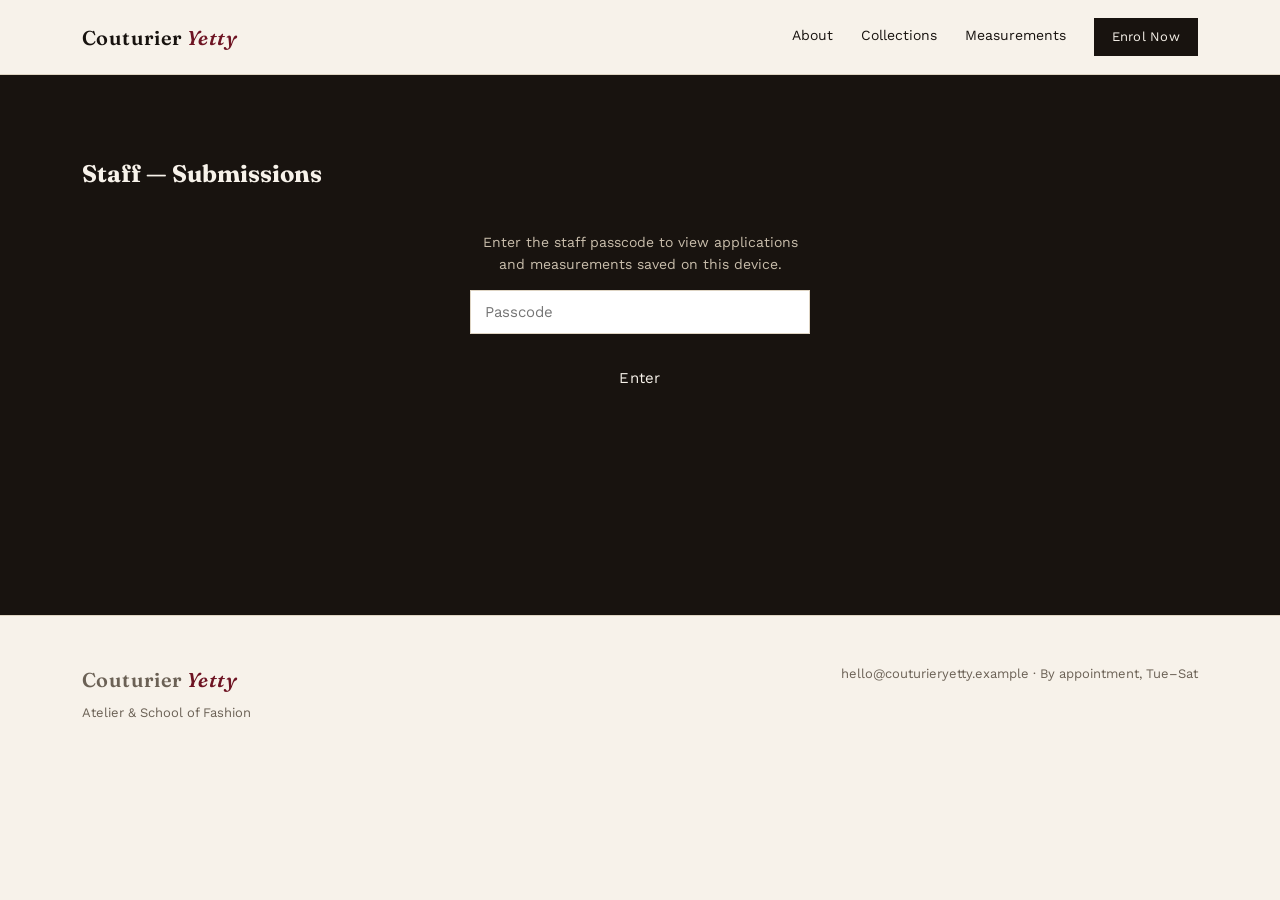
<file: admin.html>
<!DOCTYPE html>
<html lang="en">
<head>
<meta charset="UTF-8">
<meta name="viewport" content="width=device-width, initial-scale=1.0">
<title>Staff — Couturier Yetty</title>
<link rel="stylesheet" href="style.css">
</head>
<body>

<header class="site">
  <div class="wrap">
    <nav>
      <a class="brand" href="index.html">Couturier <em>Yetty</em></a>
      <div class="navlinks">
        <a href="index.html#about">About</a>
        <a href="index.html#collections">Collections</a>
        <a href="measurements.html">Measurements</a>
        <a class="btn-nav" href="register.html">Enrol Now</a>
      </div>
    </nav>
  </div>
</header>

<section class="admin-page">
  <div class="wrap">
    <h2>Staff — Submissions</h2>
    <div class="gate" id="gate">
      <p style="font-size:14px;color:#c9beac;">Enter the staff passcode to view applications and measurements saved on this device.</p>
      <input id="passInput" type="password" placeholder="Passcode">
      <button class="submit-btn" onclick="checkPass()">Enter</button>
      <p class="gateErr" id="gateErr">Incorrect passcode.</p>
    </div>
    <div id="adminData" style="display:none;">
      <div class="admin-tabs">
        <button class="active" id="tabRegBtn" onclick="showTab('reg')">Applications</button>
        <button id="tabMeasBtn" onclick="showTab('meas')">Measurements</button>
      </div>
      <div id="regTable"></div>
      <div id="measTable" style="display:none;"></div>
      <button class="export-btn" id="exportBtn" onclick="exportCSV()">Download as CSV</button>
    </div>
  </div>
</section>

<footer>
  <div class="wrap foot-grid">
    <div>
      <span class="brand serif">Couturier <em style="color:var(--bordeaux);font-style:italic;">Yetty</em></span>
      <div>Atelier & School of Fashion</div>
    </div>
    <div>hello@couturieryetty.example · By appointment, Tue–Sat</div>
  </div>
</footer>

<script>
// Staff view — reads the "cy_registrations" and "cy_measurements" arrays
// that register.html and measurements.html save to localStorage.
// IMPORTANT: localStorage is per-browser, per-device. This page only shows
// submissions made from THIS browser. If visitors fill the forms on their
// own phones/computers, those entries won't appear here — for that you'd
// need a real backend (e.g. a free Formspree/Google Form endpoint wired
// into the two form scripts) rather than localStorage. Ask if you'd like
// that set up.
const PASSCODE = "yetty2026"; // change this to whatever the school wants
let currentTab = 'reg';

function checkPass(){
  const val = document.getElementById('passInput').value;
  if(val === PASSCODE){
    document.getElementById('gate').style.display = 'none';
    document.getElementById('adminData').style.display = 'block';
    loadAdminData();
  } else {
    document.getElementById('gateErr').style.display = 'block';
  }
}

function showTab(tab){
  currentTab = tab;
  document.getElementById('tabRegBtn').classList.toggle('active', tab==='reg');
  document.getElementById('tabMeasBtn').classList.toggle('active', tab==='meas');
  document.getElementById('regTable').style.display = tab==='reg' ? 'block':'none';
  document.getElementById('measTable').style.display = tab==='meas' ? 'block':'none';
}

function loadAdminData(){
  const regRows = JSON.parse(localStorage.getItem('cy_registrations') || '[]');
  renderTable('regTable', regRows, ['name','email','phone','program','start','message','submitted']);
  const measRows = JSON.parse(localStorage.getItem('cy_measurements') || '[]');
  renderTable('measTable', measRows, ['name','contact','garment','bust','shoulder','sleeve','armhole','waist','hips','inseam','height','notes','submitted']);
}

function renderTable(elId, rows, cols){
  const el = document.getElementById(elId);
  if(!rows.length){ el.innerHTML = '<p class="empty-note">No submissions yet on this device.</p>'; return; }
  let html = '<table><thead><tr>' + cols.map(c=>`<th>${c}</th>`).join('') + '</tr></thead><tbody>';
  rows.forEach(r=>{
    html += '<tr>' + cols.map(c=>`<td>${(r[c] ?? '')}</td>`).join('') + '</tr>';
  });
  html += '</tbody></table>';
  el.innerHTML = html;
}

function toCSV(rows, cols){
  const lines = [cols.join(',')];
  rows.forEach(r=>{
    lines.push(cols.map(c=>`"${String(r[c] ?? '').replace(/"/g,'""')}"`).join(','));
  });
  return lines.join('\n');
}

function exportCSV(){
  const cols = currentTab === 'reg'
    ? ['name','email','phone','program','start','message','submitted']
    : ['name','contact','garment','bust','shoulder','sleeve','armhole','waist','hips','inseam','height','notes','submitted'];
  const rows = JSON.parse(localStorage.getItem(currentTab === 'reg' ? 'cy_registrations' : 'cy_measurements') || '[]');
  const csv = toCSV(rows, cols);
  const blob = new Blob([csv], {type:'text/csv'});
  const url = URL.createObjectURL(blob);
  const a = document.createElement('a');
  a.href = url;
  a.download = (currentTab === 'reg' ? 'applications' : 'measurements') + '.csv';
  a.click();
  URL.revokeObjectURL(url);
}
</script>

</body>
</html>
</file>
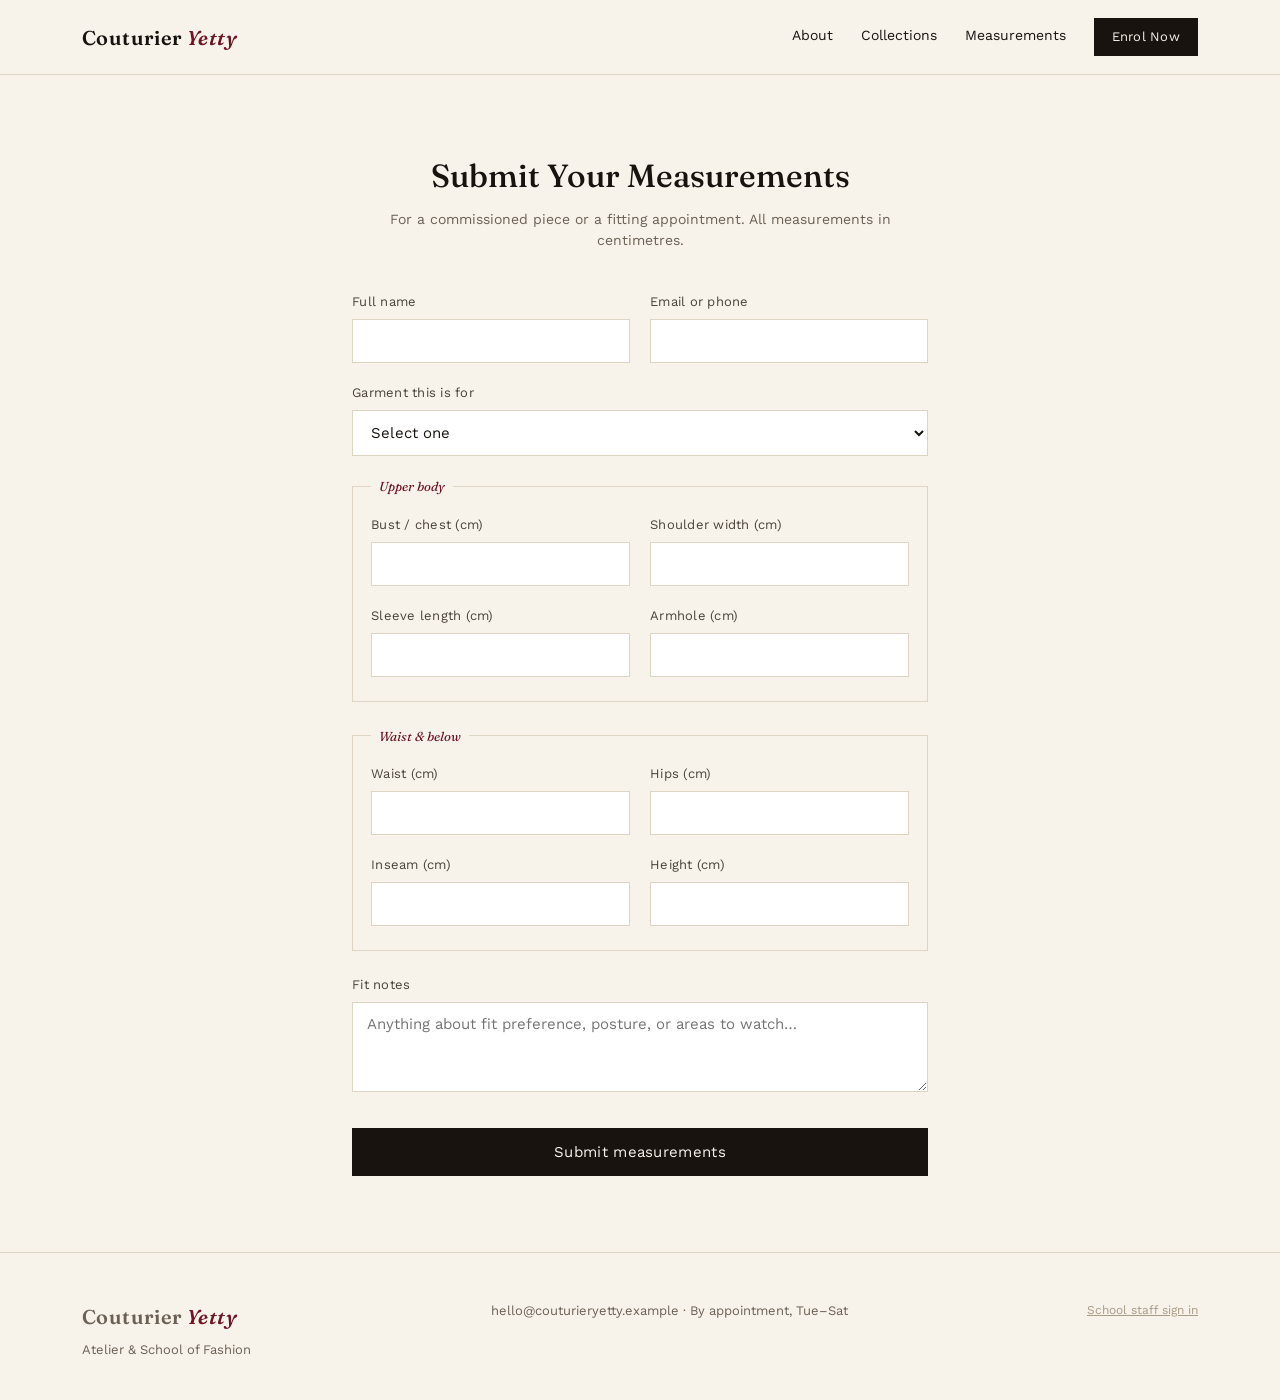
<file: measurements.html>
<!DOCTYPE html>
<html lang="en">
<head>
<meta charset="UTF-8">
<meta name="viewport" content="width=device-width, initial-scale=1.0">
<title>Submit Measurements — Couturier Yetty</title>
<link rel="stylesheet" href="style.css">
</head>
<body>

<header class="site">
  <div class="wrap">
    <nav>
      <a class="brand" href="index.html">Couturier <em>Yetty</em></a>
      <div class="navlinks">
        <a href="index.html#about">About</a>
        <a href="index.html#collections">Collections</a>
        <a href="measurements.html">Measurements</a>
        <a class="btn-nav" href="register.html">Enrol Now</a>
      </div>
    </nav>
  </div>
</header>

<section class="formsec">
  <div class="wrap inner">
    <h2>Submit Your Measurements</h2>
    <p class="sub">For a commissioned piece or a fitting appointment. All measurements in centimetres.</p>
    <form id="measForm">
      <div class="row2">
        <div class="field"><label for="mName">Full name</label><input id="mName" required></div>
        <div class="field"><label for="mContact">Email or phone</label><input id="mContact" required></div>
      </div>
      <div class="field">
        <label for="mGarment">Garment this is for</label>
        <select id="mGarment" required>
          <option value="">Select one</option>
          <option>Bridal gown</option>
          <option>Ready-to-wear piece</option>
          <option>Evening wear</option>
          <option>Tailored outerwear</option>
          <option>Other / not sure yet</option>
        </select>
      </div>
      <fieldset>
        <legend>Upper body</legend>
        <div class="row2">
          <div class="field"><label for="mBust">Bust / chest (cm)</label><input id="mBust" type="number" step="0.1"></div>
          <div class="field"><label for="mShoulder">Shoulder width (cm)</label><input id="mShoulder" type="number" step="0.1"></div>
        </div>
        <div class="row2">
          <div class="field"><label for="mSleeve">Sleeve length (cm)</label><input id="mSleeve" type="number" step="0.1"></div>
          <div class="field"><label for="mArmhole">Armhole (cm)</label><input id="mArmhole" type="number" step="0.1"></div>
        </div>
      </fieldset>
      <fieldset>
        <legend>Waist & below</legend>
        <div class="row2">
          <div class="field"><label for="mWaist">Waist (cm)</label><input id="mWaist" type="number" step="0.1"></div>
          <div class="field"><label for="mHips">Hips (cm)</label><input id="mHips" type="number" step="0.1"></div>
        </div>
        <div class="row2">
          <div class="field"><label for="mInseam">Inseam (cm)</label><input id="mInseam" type="number" step="0.1"></div>
          <div class="field"><label for="mHeight">Height (cm)</label><input id="mHeight" type="number" step="0.1"></div>
        </div>
      </fieldset>
      <div class="field"><label for="mNotes">Fit notes</label><textarea id="mNotes" placeholder="Anything about fit preference, posture, or areas to watch…"></textarea></div>
      <button class="submit-btn" type="submit">Submit measurements</button>
      <div class="msg" id="mMsgBox"></div>
    </form>
  </div>
</section>

<footer>
  <div class="wrap foot-grid">
    <div>
      <span class="brand serif">Couturier <em style="color:var(--bordeaux);font-style:italic;">Yetty</em></span>
      <div>Atelier & School of Fashion</div>
    </div>
    <div>hello@couturieryetty.example · By appointment, Tue–Sat</div>
    <a class="admin-link" href="admin.html">School staff sign in</a>
  </div>
</footer>

<script>
// Measurements form — sends each submission to Formspree (so it reaches
// the school's inbox from any device/browser) and also keeps a local copy
// in localStorage under "cy_measurements" as a backup / for admin.html.
const FORMSPREE_ENDPOINT = "https://formspree.io/f/maeqelnd";

document.getElementById('measForm').addEventListener('submit', async function(e){
  e.preventDefault();
  const btn = e.target.querySelector('button');
  const box = document.getElementById('mMsgBox');
  const entry = {
    form_type: "Measurements",
    name: document.getElementById('mName').value,
    contact: document.getElementById('mContact').value,
    garment: document.getElementById('mGarment').value,
    bust: document.getElementById('mBust').value,
    shoulder: document.getElementById('mShoulder').value,
    sleeve: document.getElementById('mSleeve').value,
    armhole: document.getElementById('mArmhole').value,
    waist: document.getElementById('mWaist').value,
    hips: document.getElementById('mHips').value,
    inseam: document.getElementById('mInseam').value,
    height: document.getElementById('mHeight').value,
    notes: document.getElementById('mNotes').value,
    submitted: new Date().toLocaleString()
  };
  btn.disabled = true;
  try{
    const res = await fetch(FORMSPREE_ENDPOINT, {
      method: 'POST',
      headers: { 'Content-Type': 'application/json', 'Accept': 'application/json' },
      body: JSON.stringify(entry)
    });
    if(!res.ok) throw new Error('Formspree error');

    // local backup, keeps admin.html working on this device too
    const key = 'cy_measurements';
    const existing = JSON.parse(localStorage.getItem(key) || '[]');
    existing.push(entry);
    localStorage.setItem(key, JSON.stringify(existing));

    box.textContent = "Thank you — your measurements have been saved for your fitting.";
    box.className = 'msg ok';
    e.target.reset();
  }catch(err){
    box.textContent = "Something went wrong saving your measurements. Please try again, or email us directly.";
    box.className = 'msg err';
  }finally{
    btn.disabled = false;
  }
});
</script>

</body>
</html>
</file>
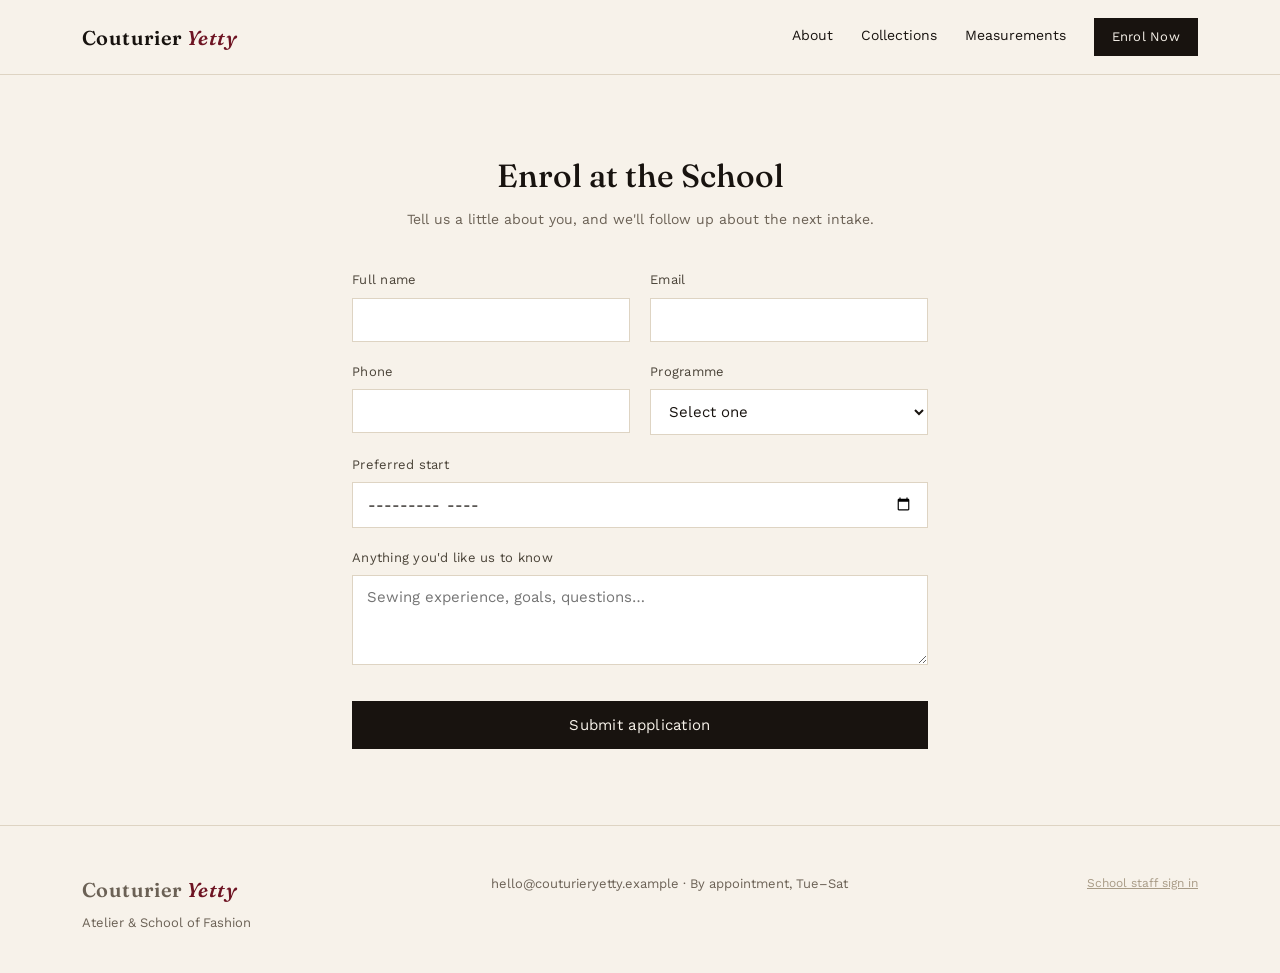
<file: register.html>
<!DOCTYPE html>
<html lang="en">
<head>
<meta charset="UTF-8">
<meta name="viewport" content="width=device-width, initial-scale=1.0">
<title>Enrol — Couturier Yetty</title>
<link rel="stylesheet" href="style.css">
</head>
<body>

<header class="site">
  <div class="wrap">
    <nav>
      <a class="brand" href="index.html">Couturier <em>Yetty</em></a>
      <div class="navlinks">
        <a href="index.html#about">About</a>
        <a href="index.html#collections">Collections</a>
        <a href="measurements.html">Measurements</a>
        <a class="btn-nav" href="register.html">Enrol Now</a>
      </div>
    </nav>
  </div>
</header>

<section class="formsec">
  <div class="wrap inner">
    <h2>Enrol at the School</h2>
    <p class="sub">Tell us a little about you, and we'll follow up about the next intake.</p>
    <form id="regForm">
      <div class="row2">
        <div class="field"><label for="rName">Full name</label><input id="rName" required></div>
        <div class="field"><label for="rEmail">Email</label><input id="rEmail" type="email" required></div>
      </div>
      <div class="row2">
        <div class="field"><label for="rPhone">Phone</label><input id="rPhone" required></div>
        <div class="field">
          <label for="rProgram">Programme</label>
          <select id="rProgram" required>
            <option value="">Select one</option>
            <option>Foundation — Pattern & Cut (6 months)</option>
            <option>Intermediate Construction (6 months)</option>
            <option>Advanced Couture (1 year)</option>
            <option>Short Course — Weekend Sewing</option>
          </select>
        </div>
      </div>
      <div class="field"><label for="rStart">Preferred start</label><input id="rStart" type="month"></div>
      <div class="field"><label for="rMsg">Anything you'd like us to know</label><textarea id="rMsg" placeholder="Sewing experience, goals, questions…"></textarea></div>
      <button class="submit-btn" type="submit">Submit application</button>
      <div class="msg" id="rMsgBox"></div>
    </form>
  </div>
</section>

<footer>
  <div class="wrap foot-grid">
    <div>
      <span class="brand serif">Couturier <em style="color:var(--bordeaux);font-style:italic;">Yetty</em></span>
      <div>Atelier & School of Fashion</div>
    </div>
    <div>hello@couturieryetty.example · By appointment, Tue–Sat</div>
    <a class="admin-link" href="admin.html">School staff sign in</a>
  </div>
</footer>

<script>
// Registration form — sends each application to Formspree (so it reaches
// the school's inbox from any device/browser) and also keeps a local copy
// in localStorage under "cy_registrations" as a backup / for admin.html.
const FORMSPREE_ENDPOINT = "https://formspree.io/f/maeqelnd";

document.getElementById('regForm').addEventListener('submit', async function(e){
  e.preventDefault();
  const btn = e.target.querySelector('button');
  const box = document.getElementById('rMsgBox');
  const entry = {
    form_type: "Application",
    name: document.getElementById('rName').value,
    email: document.getElementById('rEmail').value,
    phone: document.getElementById('rPhone').value,
    program: document.getElementById('rProgram').value,
    start: document.getElementById('rStart').value,
    message: document.getElementById('rMsg').value,
    submitted: new Date().toLocaleString()
  };
  btn.disabled = true;
  try{
    const res = await fetch(FORMSPREE_ENDPOINT, {
      method: 'POST',
      headers: { 'Content-Type': 'application/json', 'Accept': 'application/json' },
      body: JSON.stringify(entry)
    });
    if(!res.ok) throw new Error('Formspree error');

    // local backup, keeps admin.html working on this device too
    const key = 'cy_registrations';
    const existing = JSON.parse(localStorage.getItem(key) || '[]');
    existing.push(entry);
    localStorage.setItem(key, JSON.stringify(existing));

    box.textContent = "Thank you — your application has been received. We'll be in touch by email.";
    box.className = 'msg ok';
    e.target.reset();
  }catch(err){
    box.textContent = "Something went wrong sending your application. Please try again, or email us directly.";
    box.className = 'msg err';
  }finally{
    btn.disabled = false;
  }
});
</script>

</body>
</html>
</file>
<file: style.css>
@import url('https://fonts.googleapis.com/css2?family=Fraunces:ital,opsz,wght@0,9..144,300;0,9..144,500;0,9..144,600;1,9..144,500&family=Work+Sans:wght@300;400;500;600&display=swap');

:root{
  --ink:#18130f;
  --ivory:#f7f2ea;
  --bordeaux:#6e1423;
  --bordeaux-dark:#4e0e18;
  --gold:#a6802e;
  --stone:#ded4c3;
  --stone-dim:#efe9de;
  --ease:cubic-bezier(.2,.7,.3,1);
}
*{box-sizing:border-box;}
html{scroll-behavior:smooth;}
body{
  margin:0;
  background:var(--ivory);
  color:var(--ink);
  font-family:'Work Sans',sans-serif;
  font-weight:400;
  line-height:1.55;
  -webkit-font-smoothing:antialiased;
}
h1,h2,h3,.serif{font-family:'Fraunces',serif;}
a{color:inherit;}
img,svg{display:block;max-width:100%;}
::selection{background:var(--bordeaux);color:var(--ivory);}
:focus-visible{outline:2px solid var(--bordeaux);outline-offset:2px;}
.wrap{max-width:1180px;margin:0 auto;padding:0 32px;}
@media (max-width:640px){.wrap{padding:0 20px;}}

/* NAV */
header.site{position:sticky;top:0;z-index:40;background:rgba(247,242,234,.94);backdrop-filter:blur(6px);border-bottom:1px solid var(--stone);}
nav{display:flex;align-items:center;justify-content:space-between;padding:18px 0;}
.brand{font-family:'Fraunces',serif;font-weight:600;font-size:20px;letter-spacing:.02em;text-decoration:none;}
.brand em{font-style:italic;color:var(--bordeaux);}
.navlinks{display:flex;gap:28px;font-size:14px;align-items:center;}
.navlinks a:not(.btn-nav){position:relative;text-decoration:none;padding-bottom:2px;}
.navlinks a:not(.btn-nav)::after{content:"";position:absolute;left:0;right:100%;bottom:0;height:1px;background:var(--bordeaux);transition:right .25s var(--ease);}
.navlinks a:not(.btn-nav):hover::after{right:0;}
.navlinks .btn-nav{background:var(--ink);color:var(--ivory);border:none;padding:9px 18px;font-family:'Work Sans';font-size:13px;cursor:pointer;letter-spacing:.02em;text-decoration:none;transition:background .2s var(--ease),transform .2s var(--ease);}
.navlinks .btn-nav:hover{background:var(--bordeaux);transform:translateY(-1px);}
@media (max-width:760px){.navlinks{gap:16px;font-size:13px;}}

/* HERO */
.hero{padding:72px 0;border-bottom:1px solid var(--stone);}
.hero-grid{display:grid;grid-template-columns:1.1fr .9fr;gap:48px;align-items:center;}
@media (max-width:840px){.hero-grid{grid-template-columns:1fr;}}
.hero h1{font-size:clamp(38px,6vw,72px);font-weight:500;line-height:1.02;margin:0 0 20px;letter-spacing:-.01em;}
.hero h1 i{font-style:italic;color:var(--bordeaux);font-weight:500;}
.hero p.lede{font-size:17px;max-width:46ch;color:#3a332c;margin:0 0 26px;}
.hero-cta{display:flex;gap:14px;flex-wrap:wrap;}
.btn{display:inline-block;padding:13px 26px;font-size:14px;text-decoration:none;border:1px solid var(--ink);letter-spacing:.02em;transition:background .2s var(--ease),color .2s var(--ease),border-color .2s var(--ease),transform .2s var(--ease);}
.btn:hover{transform:translateY(-1px);}
.btn-solid{background:var(--ink);color:var(--ivory);}
.btn-solid:hover{background:var(--bordeaux);border-color:var(--bordeaux);}
.btn-ghost:hover{background:var(--ink);color:var(--ivory);}
.hero-photo{width:100%;aspect-ratio:4/5;object-fit:cover;border:1px solid var(--stone);box-shadow:0 24px 48px -24px rgba(24,19,15,.35);transition:box-shadow .3s var(--ease);}
.hero-photo:hover{box-shadow:0 28px 56px -20px rgba(24,19,15,.45);}

/* ABOUT */
.about{padding:76px 0;border-bottom:1px solid var(--stone);}
.about-grid{display:grid;grid-template-columns:.9fr 1.1fr;gap:56px;align-items:center;}
@media (max-width:840px){.about-grid{grid-template-columns:1fr;}}
.about-photo{width:100%;aspect-ratio:1/1;object-fit:cover;border:1px solid var(--stone);}
.eyebrow{font-size:13px;color:var(--bordeaux);margin-bottom:10px;font-family:'Work Sans';letter-spacing:.03em;text-transform:uppercase;}
.about h2{font-size:34px;font-weight:500;margin:0 0 18px;}
.about p{color:#3a332c;max-width:54ch;}
.stat-row{display:flex;gap:40px;margin-top:28px;flex-wrap:wrap;}
.stat{border-left:2px solid var(--stone);padding-left:14px;}
.stat b{display:block;font-family:'Fraunces';font-size:28px;font-weight:500;color:var(--bordeaux);}
.stat span{font-size:13px;color:#6b6155;}

/* COLLECTIONS */
.collections{padding:76px 0;border-bottom:1px solid var(--stone);}
.coll-head{display:flex;justify-content:space-between;align-items:end;gap:20px;margin-bottom:40px;flex-wrap:wrap;}
.coll-head h2{font-size:34px;font-weight:500;margin:0;}
.coll-head p{max-width:38ch;color:#3a332c;margin:0;font-size:15px;}
.looks{display:grid;grid-template-columns:repeat(4,1fr);gap:1px;background:var(--stone);border:1px solid var(--stone);}
@media (max-width:900px){.looks{grid-template-columns:repeat(2,1fr);}}
@media (max-width:540px){.looks{grid-template-columns:1fr;}}
.look{background:var(--ivory);overflow:hidden;transition:box-shadow .3s var(--ease),transform .3s var(--ease);}
.look:hover{box-shadow:0 20px 40px -24px rgba(24,19,15,.4);transform:translateY(-3px);position:relative;z-index:1;}
.look .photo{width:100%;aspect-ratio:3/4;object-fit:cover;transition:transform .5s var(--ease);}
.look:hover .photo{transform:scale(1.06);}
.look .body{padding:20px 20px 24px;}
.look .num{font-family:'Fraunces';font-style:italic;color:var(--bordeaux);font-size:13px;}
.look h3{font-size:19px;font-weight:500;margin:6px 0 8px;}
.look p{font-size:13.5px;color:#3a332c;margin:0 0 12px;}
.look .tag{font-size:11.5px;letter-spacing:.03em;color:#6b6155;border-top:1px solid var(--stone);padding-top:10px;}

/* FORMS (shared by register.html / measurements.html) */
.formsec{padding:76px 0;}
.formsec .inner{max-width:640px;margin:0 auto;}
.formsec h2{font-size:32px;font-weight:500;margin:0 0 8px;text-align:center;}
.formsec .sub{text-align:center;color:#6b6155;font-size:14px;margin:0 0 40px;}
.field{margin-bottom:20px;}
.row2{display:grid;grid-template-columns:1fr 1fr;gap:20px;}
@media (max-width:560px){.row2{grid-template-columns:1fr;}}
label{display:block;font-size:13px;letter-spacing:.02em;color:#4a4338;margin-bottom:7px;}
input,select,textarea{width:100%;padding:12px 14px;border:1px solid var(--stone);background:#fff;font-family:'Work Sans';font-size:15px;color:var(--ink);transition:border-color .2s var(--ease),box-shadow .2s var(--ease);}
input:hover,select:hover,textarea:hover{border-color:#c9bca2;}
input:focus,select:focus,textarea:focus{outline:none;border-color:var(--bordeaux);box-shadow:0 0 0 3px rgba(110,20,35,.12);}
textarea{resize:vertical;min-height:90px;}
.submit-btn{width:100%;padding:15px;background:var(--ink);color:var(--ivory);border:none;font-family:'Work Sans';font-size:15px;letter-spacing:.02em;cursor:pointer;margin-top:8px;transition:background .2s var(--ease),transform .2s var(--ease);}
.submit-btn:hover{background:var(--bordeaux);transform:translateY(-1px);}
.submit-btn:active{transform:translateY(0);}
.submit-btn:disabled{opacity:.5;cursor:default;transform:none;}
.msg{margin-top:16px;font-size:14px;padding:12px 14px;display:none;animation:fadein .3s var(--ease);}
.msg.ok{display:block;background:var(--stone-dim);border-left:3px solid var(--bordeaux);}
.msg.err{display:block;background:#f6e2e2;border-left:3px solid #a12;}
@keyframes fadein{from{opacity:0;transform:translateY(-4px);}to{opacity:1;transform:translateY(0);}}
fieldset{border:1px solid var(--stone);padding:18px 18px 4px;margin:0 0 24px;}
legend{font-size:13px;color:var(--bordeaux);padding:0 8px;font-family:'Fraunces';font-style:italic;}

/* FOOTER */
footer{padding:48px 0 40px;border-top:1px solid var(--stone);margin-top:0;}
.foot-grid{display:flex;justify-content:space-between;gap:20px;flex-wrap:wrap;font-size:13px;color:#6b6155;}
.foot-grid .brand{margin-bottom:8px;display:block;}
.admin-link{color:#a89b86;font-size:12px;text-decoration:underline;transition:color .2s var(--ease);}
.admin-link:hover{color:var(--bordeaux);}

/* ADMIN PAGE */
.admin-page{background:var(--ink);color:var(--ivory);min-height:60vh;padding:60px 0;}
.admin-page h2{color:var(--ivory);}
.gate{max-width:340px;margin:40px auto;text-align:center;}
.gate input{margin-bottom:12px;}
table{width:100%;border-collapse:collapse;font-size:13px;margin-top:20px;}
th,td{text-align:left;padding:10px 12px;border-bottom:1px solid #3a332c;vertical-align:top;}
tbody tr{transition:background .15s var(--ease);}
tbody tr:hover{background:rgba(166,128,46,.08);}
th{color:var(--gold);font-weight:500;text-transform:uppercase;font-size:11px;letter-spacing:.04em;}
.admin-tabs{display:flex;gap:10px;margin:28px 0 0;}
.admin-tabs button{background:none;border:1px solid #4a4338;color:var(--ivory);padding:8px 16px;font-size:13px;cursor:pointer;transition:background .2s var(--ease),border-color .2s var(--ease);}
.admin-tabs button:hover{border-color:var(--gold);}
.admin-tabs button.active{background:var(--bordeaux);border-color:var(--bordeaux);}
.export-btn{margin-top:18px;background:none;border:1px solid var(--gold);color:var(--gold);padding:9px 16px;font-size:13px;cursor:pointer;transition:background .2s var(--ease),color .2s var(--ease);}
.export-btn:hover{background:var(--gold);color:var(--ink);}
.empty-note{color:#a89b86;font-size:14px;margin-top:20px;}
.gateErr{color:#e08a8a;font-size:13px;display:none;}
</file>
